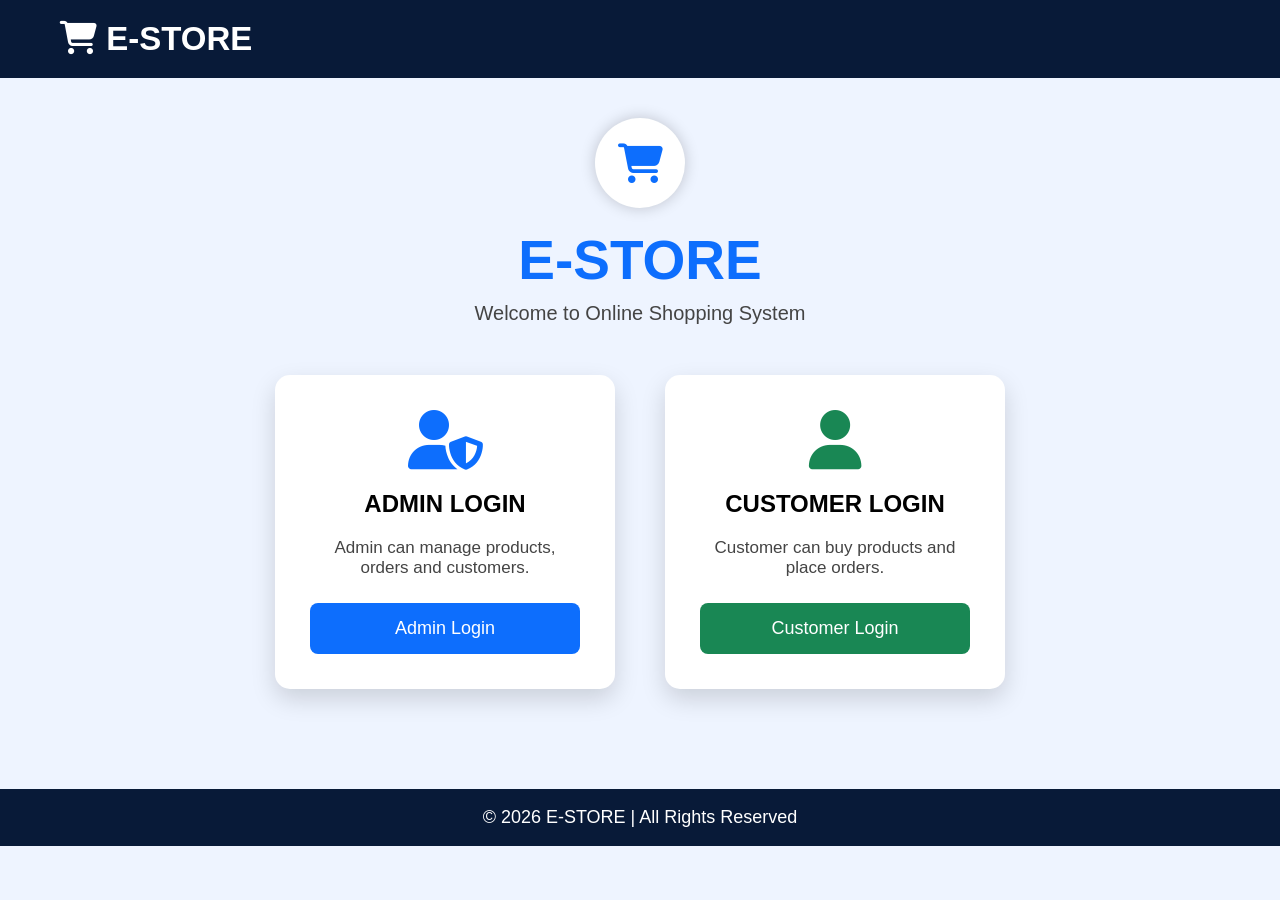
<file: estore/src/main/webapp/index.html>
<!DOCTYPE html>
<html>
<head>
<meta charset="UTF-8">
<title>E-Store</title>

<link rel="stylesheet" href="style.css">

<link rel="stylesheet"
href="https://cdnjs.cloudflare.com/ajax/libs/font-awesome/6.5.1/css/all.min.css">

</head>

<body>

<div class="navbar">

<h2><i class="fa-solid fa-cart-shopping"></i> E-STORE</h2>

</div>

<div class="container">

<div class="logo">
<i class="fa-solid fa-cart-shopping"></i>
</div>

<h1>E-STORE</h1>

<p>Welcome to Online Shopping System</p>

<div class="cards">

<div class="card">

<i class="fa-solid fa-user-shield icon blue"></i>

<h2>ADMIN LOGIN</h2>

<p>Admin can manage products, orders and customers.</p>

<a href="AdminLogin.html">
<button class="adminBtn">Admin Login</button>
</a>

</div>

<div class="card">

<i class="fa-solid fa-user icon green"></i>

<h2>CUSTOMER LOGIN</h2>

<p>Customer can buy products and place orders.</p>

<a href="CustomerLogin.html">
<button class="customerBtn">Customer Login</button>
</a>

</div>

</div>

</div>

<footer>

© 2026 E-STORE | All Rights Reserved

</footer>

</body>
</html>
</file>
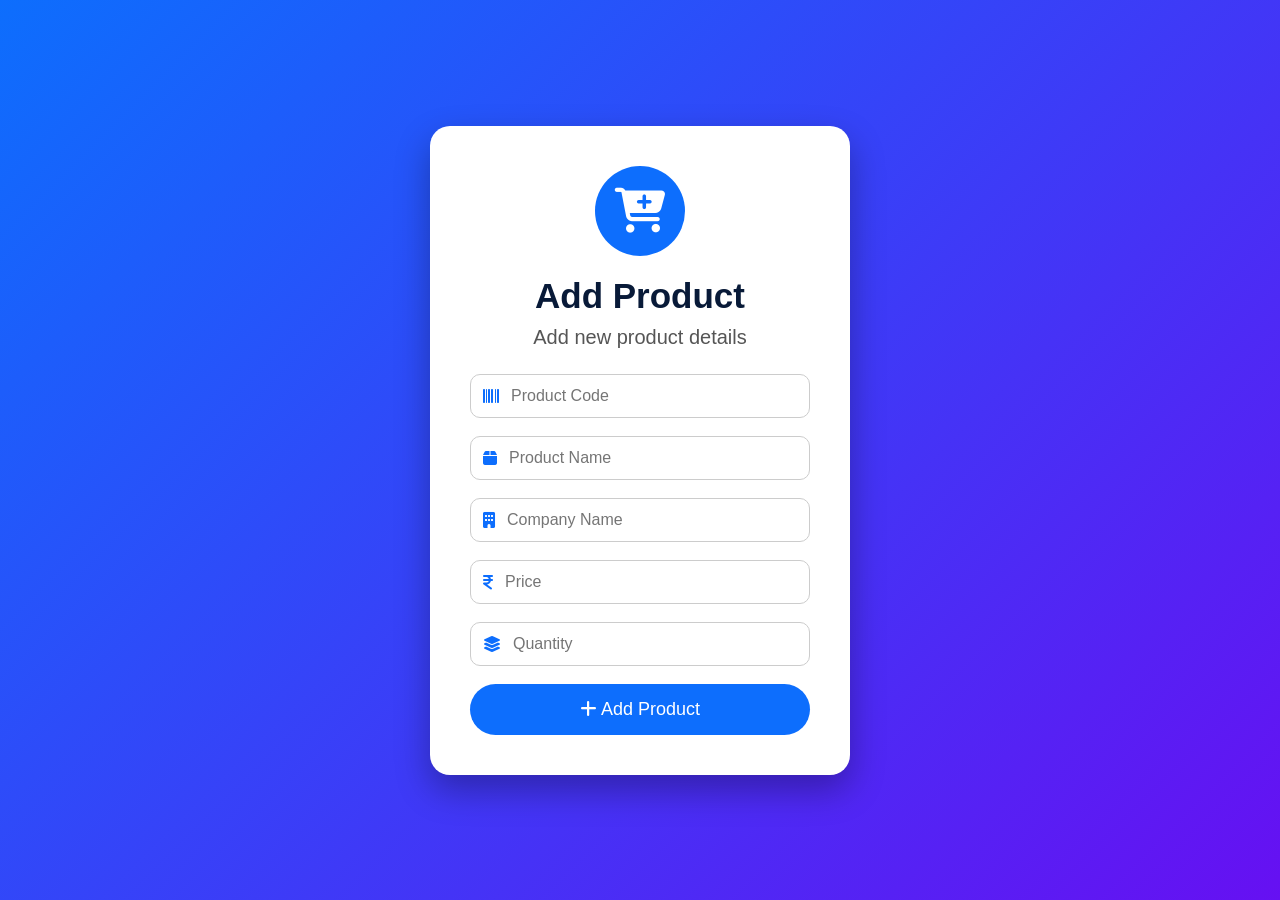
<file: estore/src/main/webapp/AddProduct.html>
<!DOCTYPE html>
<html>
<head>
<meta charset="UTF-8">
<title>Add Product</title>

<link rel="stylesheet" href="style.css">

<link rel="stylesheet"
href="https://cdnjs.cloudflare.com/ajax/libs/font-awesome/6.5.1/css/all.min.css">

</head>

<body class="product-body">


<div class="product-card">


<div class="product-icon">
<i class="fa-solid fa-cart-plus"></i>
</div>


<h1>Add Product</h1>

<p>Add new product details</p>


<form action="addproduct" method="post">


<div class="product-input">
<i class="fa-solid fa-barcode"></i>
<input type="text" name="pcode" placeholder="Product Code">
</div>



<div class="product-input">
<i class="fa-solid fa-box"></i>
<input type="text" name="pname" placeholder="Product Name">
</div>



<div class="product-input">
<i class="fa-solid fa-building"></i>
<input type="text" name="pcompany" placeholder="Company Name">
</div>



<div class="product-input">
<i class="fa-solid fa-indian-rupee-sign"></i>
<input type="text" name="pprice" placeholder="Price">
</div>



<div class="product-input">
<i class="fa-solid fa-layer-group"></i>
<input type="text" name="pqty" placeholder="Quantity">
</div>



<button class="add-product-btn">
<i class="fa-solid fa-plus"></i>
Add Product
</button>


</form>


</div>


</body>
</html>
</file>
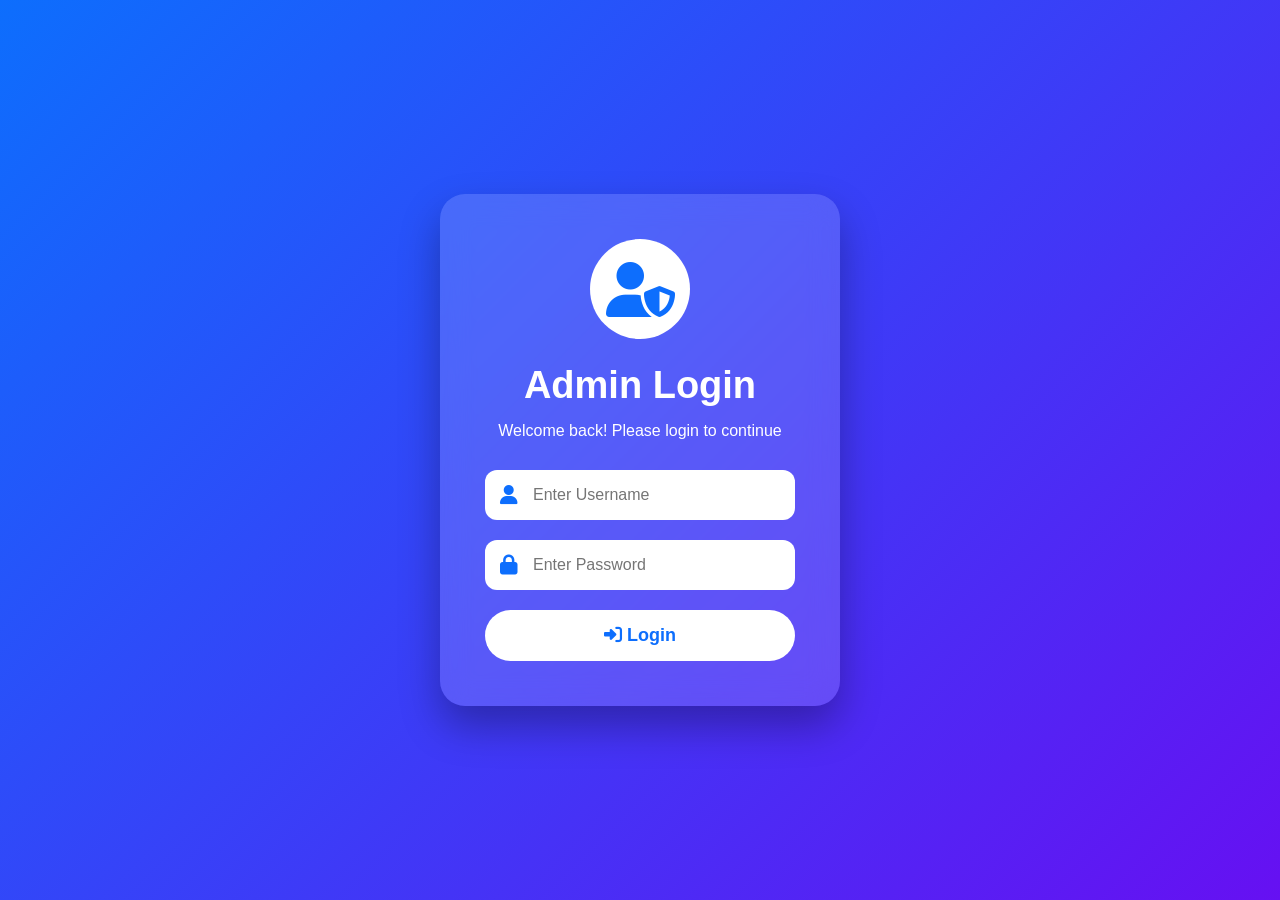
<file: estore/src/main/webapp/AdminLogin.html>
<!DOCTYPE html>
<html>
<head>
<meta charset="UTF-8">
<title>Admin Login</title>

<link rel="stylesheet" href="style.css">

<link rel="stylesheet"
href="https://cdnjs.cloudflare.com/ajax/libs/font-awesome/6.5.1/css/all.min.css">

</head>

<body class="login-body">

<div class="login-card">

    <div class="profile-icon">
        <i class="fa-solid fa-user-shield"></i>
    </div>

    <h1>Admin Login</h1>

    <p class="welcome">Welcome back! Please login to continue</p>

    <form action="alog" method="post">

        <div class="input-group">
            <i class="fa-solid fa-user"></i>
            <input type="text" name="uname" placeholder="Enter Username">
        </div>


        <div class="input-group">
            <i class="fa-solid fa-lock"></i>
            <input type="password" name="upass" placeholder="Enter Password">
        </div>


        <button class="login-button">
            <i class="fa-solid fa-right-to-bracket"></i>
            Login
        </button>

    </form>

</div>

</body>
</html>
</file>
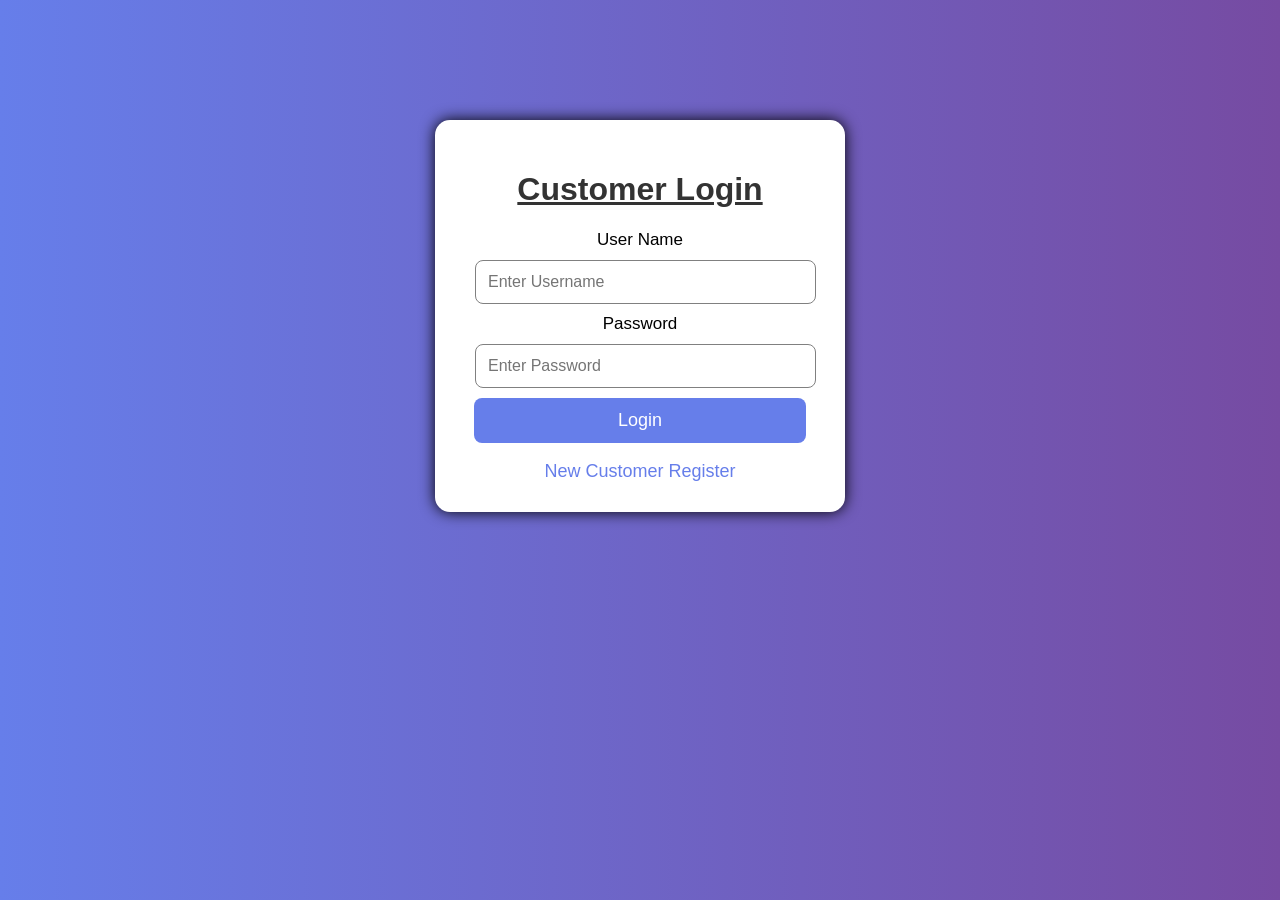
<file: estore/src/main/webapp/CustomerLogin.html>
<!DOCTYPE html>
<html>
<head>
<meta charset="ISO-8859-1">
<title>Customer Login</title>

<style>

body{
    background: linear-gradient(to right,#667eea,#764ba2);
    font-family: Arial;
}

.login-box{
    width:350px;
    background:white;
    padding:30px;
    margin-top:120px;
    border-radius:15px;
    box-shadow:0px 0px 15px black;
}

h1{
    color:#333;
}

input[type="text"],
input[type="password"]{
    width:90%;
    padding:12px;
    margin:10px;
    border-radius:8px;
    border:1px solid gray;
    font-size:16px;
}


input[type="submit"]{
    width:95%;
    padding:12px;
    background:#667eea;
    color:white;
    border:none;
    border-radius:8px;
    font-size:18px;
    cursor:pointer;
}

input[type="submit"]:hover{
    background:#764ba2;
}


a{
    text-decoration:none;
    color:#667eea;
    font-size:18px;
}

label{
    font-size:17px;
}

</style>

</head>

<body>

<center>

<div class="login-box">

<h1>
<u>Customer Login</u>
</h1>


<form action="clog" method="post">

<label>User Name</label>
<input type="text" name="uname" placeholder="Enter Username">


<label>Password</label>
<input type="password" name="upass" placeholder="Enter Password">


<input type="submit" value="Login">

</form>


<br>

<a href="CustomerRegister.html">
New Customer Register
</a>


</div>

</center>

</body>
</html>
</file>
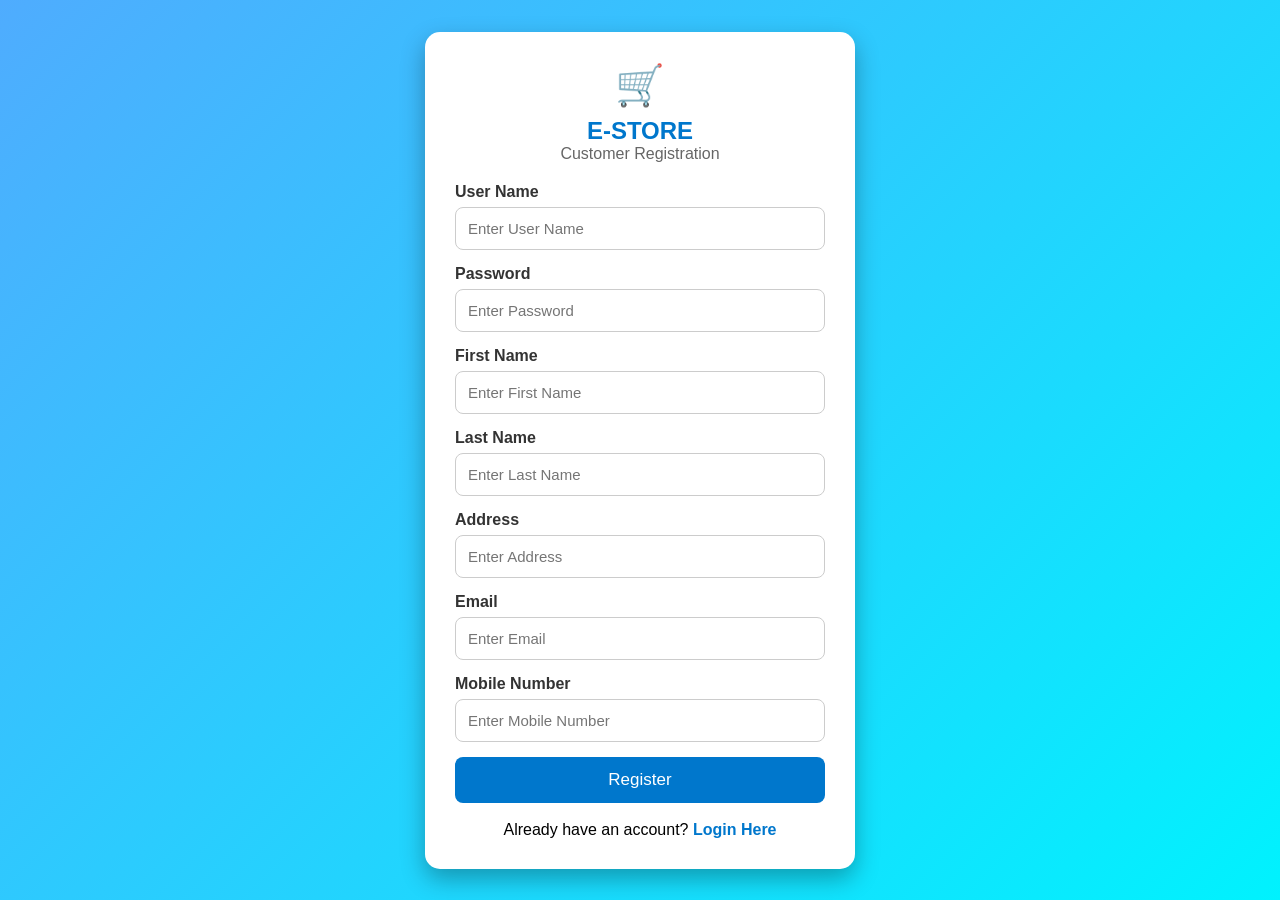
<file: estore/src/main/webapp/CustomerRegister.html>
<!DOCTYPE html>
<html lang="en">
<head>
<meta charset="UTF-8">
<meta name="viewport" content="width=device-width, initial-scale=1.0">
<title>Customer Registration | E-STORE</title>

<style>
*{
    margin:0;
    padding:0;
    box-sizing:border-box;
    font-family:Arial, Helvetica, sans-serif;
}

body{
    display:flex;
    justify-content:center;
    align-items:center;
    min-height:100vh;
    background:linear-gradient(135deg,#4facfe,#00f2fe);
}

.container{
    width:430px;
    background:#fff;
    padding:30px;
    border-radius:15px;
    box-shadow:0 10px 25px rgba(0,0,0,0.3);
}

.logo{
    text-align:center;
    font-size:40px;
}

h2{
    text-align:center;
    color:#0077cc;
    margin-top:8px;
}

.subtitle{
    text-align:center;
    color:#666;
    margin-bottom:20px;
}

.input-group{
    margin-bottom:15px;
}

.input-group label{
    display:block;
    font-weight:bold;
    margin-bottom:6px;
    color:#333;
}

.input-group input{
    width:100%;
    padding:12px;
    border:1px solid #ccc;
    border-radius:8px;
    font-size:15px;
}

.input-group input:focus{
    border-color:#0077cc;
    outline:none;
    box-shadow:0 0 8px rgba(0,119,204,0.3);
}

.btn{
    width:100%;
    padding:13px;
    border:none;
    border-radius:8px;
    background:#0077cc;
    color:white;
    font-size:17px;
    cursor:pointer;
    transition:0.3s;
}

.btn:hover{
    background:#005fa3;
}

.login-link{
    margin-top:18px;
    text-align:center;
}

.login-link a{
    color:#0077cc;
    font-weight:bold;
    text-decoration:none;
}

.login-link a:hover{
    text-decoration:underline;
}
</style>

</head>

<body>

<div class="container">

<div class="logo">&#128722;</div>

<h2>E-STORE</h2>
<p class="subtitle">Customer Registration</p>

<form action="creg" method="post">

<div class="input-group">
<label>User Name</label>
<input type="text" name="UNAME" placeholder="Enter User Name" required>
</div>

<div class="input-group">
<label>Password</label>
<input type="password" name="PWARD" placeholder="Enter Password" required>
</div>

<div class="input-group">
<label>First Name</label>
<input type="text" name="UFNAME" placeholder="Enter First Name" required>
</div>

<div class="input-group">
<label>Last Name</label>
<input type="text" name="LNAME" placeholder="Enter Last Name" required>
</div>

<div class="input-group">
<label>Address</label>
<input type="text" name="ADDR" placeholder="Enter Address" required>
</div>

<div class="input-group">
<label>Email</label>
<input type="email" name="MID" placeholder="Enter Email" required>
</div>

<div class="input-group">
<label>Mobile Number</label>
<input type="tel" name="PHNO" maxlength="10" placeholder="Enter Mobile Number" required>
</div>

<input type="submit" class="btn" value="Register">

</form>

<div class="login-link">
Already have an account?
<a href="CustomerLogin.html">Login Here</a>
</div>

</div>

</body>
</html>
</file>
<file: estore/src/main/webapp/style.css>
*{
    margin:0;
    padding:0;
    box-sizing:border-box;
    font-family:Arial,sans-serif;
}

body{
    background:#eef4ff;
}

.navbar{
    background:#081a38;
    color:white;
    padding:20px 60px;
    font-size:22px;
    font-weight:bold;
}

.container{
    text-align:center;
    padding:40px;
}

.logo{
    width:90px;
    height:90px;
    background:white;
    border-radius:50%;
    margin:auto;
    display:flex;
    justify-content:center;
    align-items:center;
    font-size:40px;
    color:#0d6efd;
    box-shadow:0 0 15px rgba(0,0,0,.2);
}

h1{
    font-size:55px;
    margin-top:20px;
    color:#0d6efd;
}

p{
    font-size:20px;
    margin-top:10px;
    color:#444;
}

.cards{
    display:flex;
    justify-content:center;
    gap:50px;
    margin-top:50px;
    flex-wrap:wrap;
}

.card{
    width:340px;
    background:white;
    padding:35px;
    border-radius:15px;
    box-shadow:0 10px 25px rgba(0,0,0,.15);
    transition:.3s;
}

.card:hover{
    transform:translateY(-8px);
}

.icon{
    font-size:60px;
    margin-bottom:20px;
}

.blue{
    color:#0d6efd;
}

.green{
    color:#198754;
}

.card h2{
    margin-bottom:20px;
}

.card p{
    font-size:17px;
    margin-bottom:25px;
}

button{
    width:100%;
    padding:15px;
    border:none;
    border-radius:8px;
    font-size:18px;
    color:white;
    cursor:pointer;
}

.adminBtn{
    background:#0d6efd;
}

.customerBtn{
    background:#198754;
}

button:hover{
    opacity:.9;
}

footer{
    margin-top:60px;
    background:#081a38;
    color:white;
    text-align:center;
    padding:18px;
    font-size:18px;
}
footer{
    margin-top:60px;
    background:#081a38;
    color:white;
    text-align:center;
    padding:18px;
    font-size:18px;
}


/* ===== ADMIN LOGIN DESIGN ===== */


.login-body{
    height:100vh;
    display:flex;
    justify-content:center;
    align-items:center;
    background:linear-gradient(135deg,#0d6efd,#6610f2);
}


.login-card{

    width:400px;
    padding:45px;
    background:rgba(255,255,255,0.15);
    backdrop-filter:blur(15px);
    border-radius:25px;
    text-align:center;
    box-shadow:0 20px 40px rgba(0,0,0,0.3);

    animation:slide 0.6s ease;
}


@keyframes slide{

from{
    transform:translateY(-40px);
    opacity:0;
}

to{
    transform:translateY(0);
    opacity:1;
}

}



.profile-icon{

    width:100px;
    height:100px;
    background:white;
    border-radius:50%;
    margin:auto;

    display:flex;
    justify-content:center;
    align-items:center;

    font-size:55px;
    color:#0d6efd;

}


.login-card h1{

    color:white;
    font-size:38px;
    margin-top:25px;

}


.welcome{

    color:white;
    margin:15px 0 30px;
    font-size:16px;

}



.input-group{

    display:flex;
    align-items:center;

    background:white;

    padding:15px;
    margin-bottom:20px;

    border-radius:12px;

}



.input-group i{

    color:#0d6efd;
    font-size:20px;
    margin-right:15px;

}



.input-group input{

    border:none;
    outline:none;
    width:100%;
    font-size:16px;

}



.login-button{

    width:100%;
    padding:15px;

    border:none;
    border-radius:30px;

    background:white;
    color:#0d6efd;

    font-size:18px;
    font-weight:bold;

    cursor:pointer;

    transition:0.3s;

}


.login-button:hover{

    background:#0d6efd;
    color:white;

    transform:scale(1.05);

}/* ===== ADMIN HOME DASHBOARD ===== */


.admin-body{
    background:#eef4ff;
    min-height:100vh;
}



.admin-navbar{

    background:#081a38;
    color:white;
    padding:20px 50px;

    display:flex;
    justify-content:space-between;
    align-items:center;

}



.admin-navbar h2{
    font-size:28px;
}



.admin-navbar a{

    color:white;
    text-decoration:none;
    font-size:18px;

}



.dashboard{

    text-align:center;
    padding:50px;

}



.welcome-box h1{

    color:#0d6efd;
    font-size:40px;

}



.welcome-box p{

    color:#555;
    font-size:18px;

}



.admin-cards{

    display:flex;
    justify-content:center;
    gap:40px;
    margin-top:50px;
    flex-wrap:wrap;

}



.admin-card{

    width:320px;

    background:white;

    padding:35px;

    border-radius:20px;

    box-shadow:0 10px 25px rgba(0,0,0,.15);

    transition:.3s;

}



.admin-card:hover{

    transform:translateY(-10px);

}



.admin-card i{

    font-size:60px;
    color:#0d6efd;

}



.admin-card h2{

    margin:20px;

}



.admin-card button{

    width:100%;
    padding:14px;

    border:none;
    border-radius:10px;

    color:white;
    font-size:17px;

}



.add-btn{
    background:#0d6efd;
}


.view-btn{
    background:#198754;
}


.logout-btn{
    background:#dc3545;
}/* ===== ADD PRODUCT DESIGN ===== */


.product-body{

    min-height:100vh;

    background:linear-gradient(135deg,#0d6efd,#6610f2);

    display:flex;
    justify-content:center;
    align-items:center;

}



.product-card{

    width:420px;

    background:white;

    padding:40px;

    border-radius:20px;

    text-align:center;

    box-shadow:0 15px 35px rgba(0,0,0,.3);

}



.product-icon{

    width:90px;
    height:90px;

    background:#0d6efd;

    color:white;

    border-radius:50%;

    margin:auto;

    display:flex;
    justify-content:center;
    align-items:center;

    font-size:45px;

}



.product-card h1{

    color:#081a38;

    font-size:35px;

    margin-top:20px;

}



.product-card p{

    color:#555;

    margin-bottom:25px;

}



.product-input{

    display:flex;

    align-items:center;

    border:1px solid #ccc;

    border-radius:10px;

    padding:12px;

    margin-bottom:18px;

}



.product-input i{

    color:#0d6efd;

    margin-right:12px;

}



.product-input input{

    width:100%;

    border:none;

    outline:none;

    font-size:16px;

}



.add-product-btn{

    width:100%;

    padding:15px;

    border:none;

    border-radius:30px;

    background:#0d6efd;

    color:white;

    font-size:18px;

    cursor:pointer;

}



.add-product-btn:hover{

    background:#084298;

}/* ===== VIEW PRODUCT DESIGN ===== */


.view-body{

    background:#eef4ff;
    min-height:100vh;

}



.view-navbar{

    background:#081a38;
    color:white;

    padding:20px 50px;

    display:flex;
    justify-content:space-between;
    align-items:center;

}



.view-navbar a{

    color:white;
    text-decoration:none;
    font-size:18px;

}



.view-container{

    text-align:center;
    padding:40px;

}



.view-container h1{

    color:#0d6efd;
    font-size:40px;

}



.table-box{

    background:white;

    width:90%;

    margin:40px auto;

    padding:30px;

    border-radius:20px;

    box-shadow:0 10px 25px rgba(0,0,0,.15);

}



table{

    width:100%;
    border-collapse:collapse;

}



th{

    background:#0d6efd;
    color:white;

    padding:15px;

}



td{

    padding:15px;

    border-bottom:1px solid #ddd;

}



tr:hover{

    background:#eef4ff;

}



.edit-btn{

    background:#198754;

    color:white;

    padding:8px 15px;

    border-radius:8px;

    text-decoration:none;

}



.delete-btn{

    background:#dc3545;

    color:white;

    padding:8px 15px;

    border-radius:8px;

    text-decoration:none;

    margin-left:10px;

}/* ===== UPDATE PRODUCT PAGE ===== */


.update-body{

    min-height:100vh;

    background:linear-gradient(135deg,#198754,#0d6efd);

    display:flex;

    justify-content:center;

    align-items:center;

}



.update-card{

    width:400px;

    background:white;

    padding:40px;

    border-radius:20px;

    text-align:center;

    box-shadow:0 15px 35px rgba(0,0,0,.3);

}



.update-icon{

    width:90px;

    height:90px;

    margin:auto;

    border-radius:50%;

    background:#198754;

    color:white;

    display:flex;

    justify-content:center;

    align-items:center;

    font-size:45px;

}



.update-card h1{

    color:#081a38;

    margin-top:20px;

}



.update-card p{

    color:#555;

    margin-bottom:25px;

}



.update-input{

    display:flex;

    align-items:center;

    border:1px solid #ccc;

    border-radius:10px;

    padding:12px;

    margin-bottom:20px;

}



.update-input i{

    color:#198754;

    margin-right:12px;

}



.update-input input{

    width:100%;

    border:none;

    outline:none;

    font-size:16px;

}



.update-btn{

    width:100%;

    padding:15px;

    border:none;

    border-radius:30px;

    background:#198754;

    color:white;

    font-size:18px;

    cursor:pointer;

}



.update-btn:hover{

    background:#146c43;

}/* ===== SUCCESS PAGE ===== */


.success-body{

    min-height:100vh;

    background:linear-gradient(135deg,#198754,#0d6efd);

    display:flex;

    justify-content:center;

    align-items:center;

}



.success-card{

    width:420px;

    background:white;

    padding:45px;

    border-radius:25px;

    text-align:center;

    box-shadow:0 15px 35px rgba(0,0,0,.3);

}



.success-icon{

    font-size:80px;

    color:#198754;

}



.success-card h1{

    color:#081a38;

    font-size:40px;

    margin:20px;

}



.success-card p{

    color:#555;

    font-size:20px;

    margin-bottom:30px;

}



.success-btn,
.home-btn{

    width:100%;

    padding:15px;

    border:none;

    border-radius:30px;

    color:white;

    font-size:18px;

    cursor:pointer;

    margin:10px 0;

}



.success-btn{

    background:#198754;

}



.home-btn{

    background:#0d6efd;

}



.success-btn:hover,
.home-btn:hover{

    opacity:.85;

}/* ===== DELETE PAGE ===== */


.delete-body{

    min-height:100vh;

    background:linear-gradient(135deg,#dc3545,#ff6b6b);

    display:flex;

    justify-content:center;

    align-items:center;

}



.delete-card{

    width:420px;

    background:white;

    padding:45px;

    border-radius:25px;

    text-align:center;

    box-shadow:0 15px 35px rgba(0,0,0,.3);

}



.delete-icon{

    width:100px;

    height:100px;

    background:#dc3545;

    color:white;

    border-radius:50%;

    margin:auto;

    display:flex;

    justify-content:center;

    align-items:center;

    font-size:50px;

}



.delete-card h1{

    color:#dc3545;

    margin:25px 0;

}



.delete-card p{

    color:#555;

    font-size:18px;

    margin:15px;

}



.view-delete-btn,
.add-delete-btn,
.logout-delete-btn{

    width:100%;

    padding:14px;

    margin:10px 0;

    border:none;

    border-radius:30px;

    color:white;

    font-size:17px;

    cursor:pointer;

}



.view-delete-btn{

    background:#198754;

}



.add-delete-btn{

    background:#0d6efd;

}



.logout-delete-btn{

    background:#343a40;

}


.view-delete-btn:hover,
.add-delete-btn:hover,
.logout-delete-btn:hover{

    opacity:.85;

}.image img{

    width:200px;
    height:160px;
    object-fit:contain;
    border-radius:15px;

}
</file>
